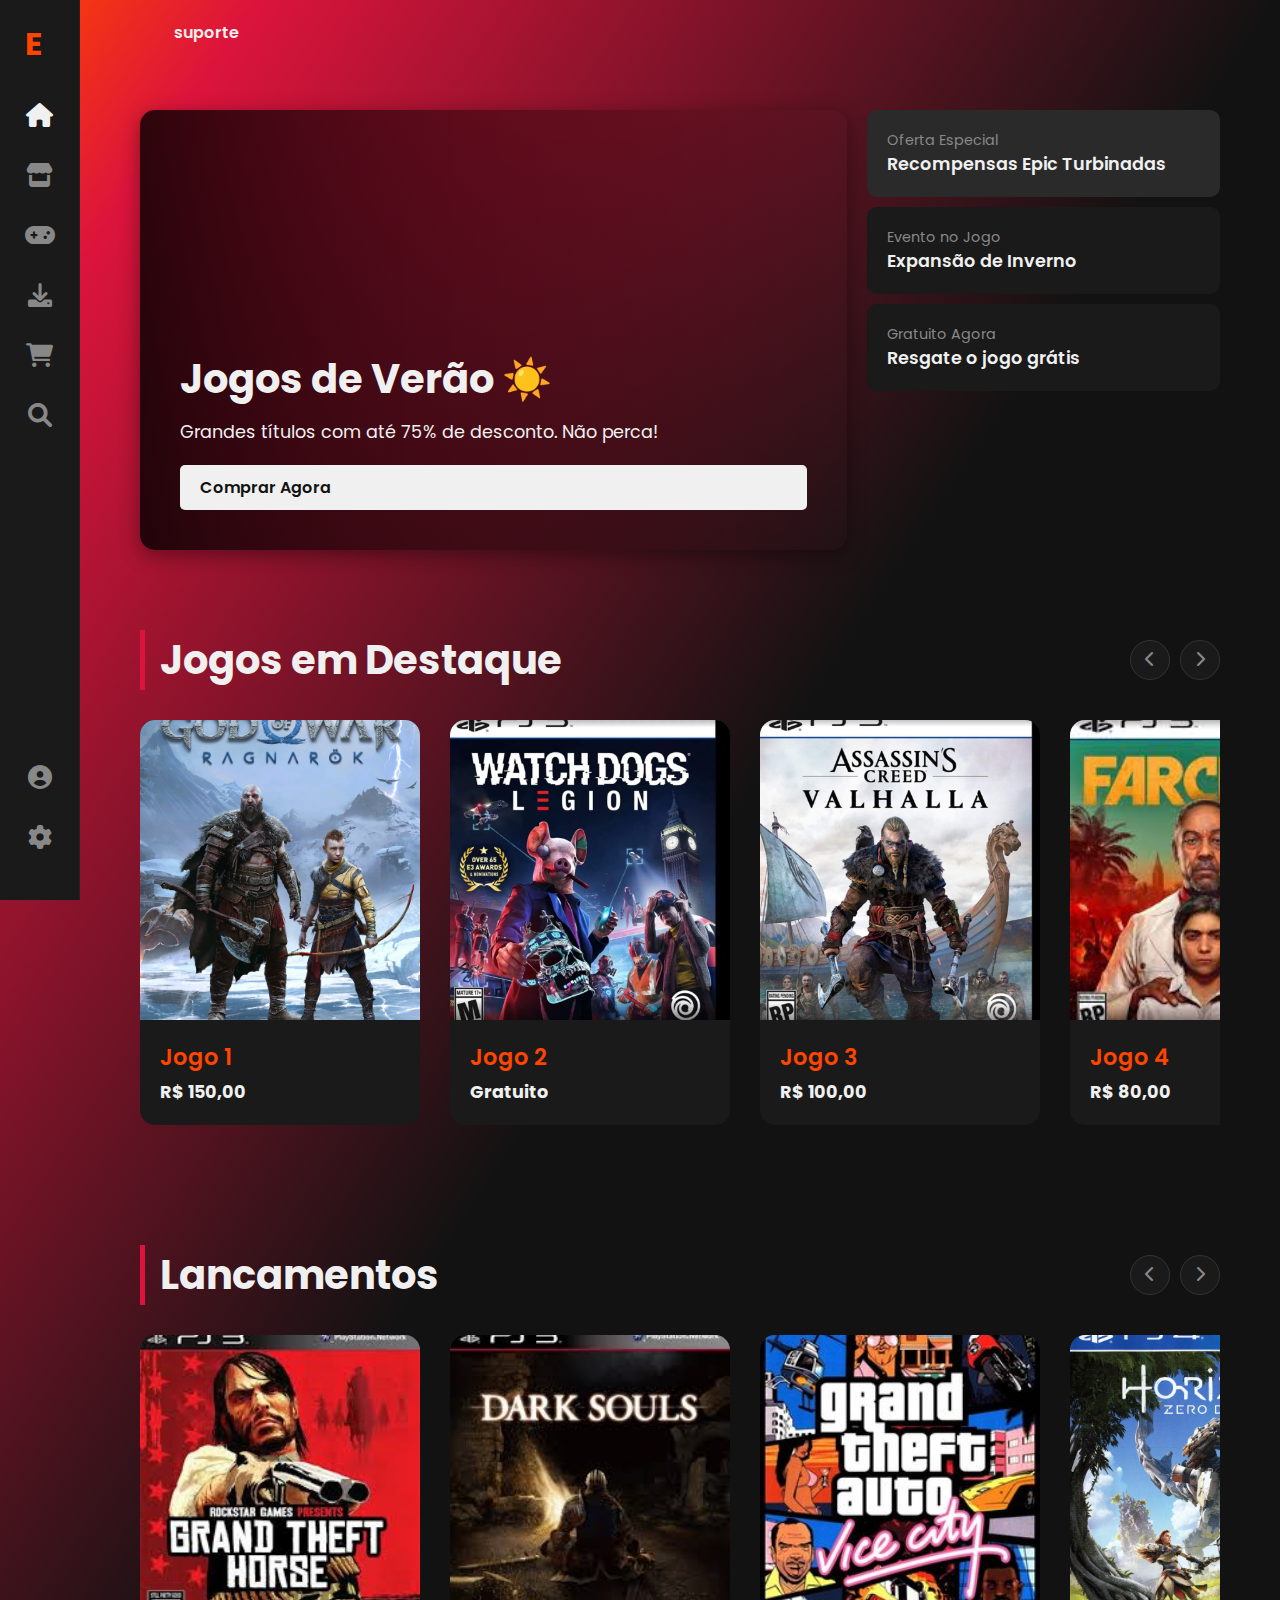
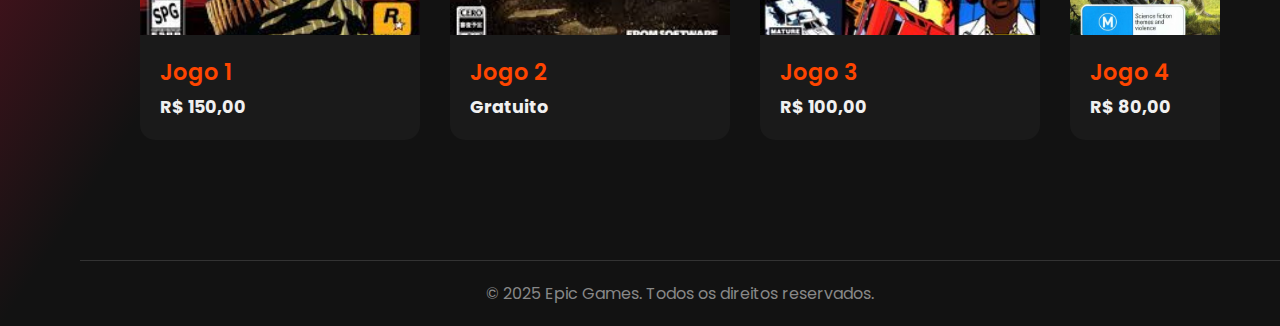
<file: index.html>
<!DOCTYPE html>
<html lang="pt-br">

<head>
    <meta charset="UTF-8">
    <meta name="viewport" content="width=device-width, initial-scale=1.0">
    <title>Epic Games - Clone</title>
    <link rel="stylesheet" href="style.css">
    <link href="https://fonts.googleapis.com/css2?family=Poppins:wght@400;600;700&display=swap" rel="stylesheet">
    <link rel="stylesheet" href="https://cdnjs.cloudflare.com/ajax/libs/font-awesome/6.0.0-beta3/css/all.min.css">
</head>

<body>

    <aside class="sidebar">
        <div class="sidebar-top">
            <div class="logo">E</div>
            <ul class="nav-icons">
                <li class="active"><a href="#"><i class="fas fa-home"></i><span class="tooltip">Início</span></a></li>
                <li><a href="#"><i class="fas fa-store"></i><span class="tooltip">Loja</span></a></li>
                <li><a href="#"><i class="fas fa-gamepad"></i><span class="tooltip">Biblioteca</span></a></li>
                <li><a href="#"><i class="fas fa-download"></i><span class="tooltip">Baixados</span></a></li>
                <li><a href="#"><i class="fas fa-shopping-cart"></i><span class="tooltip">Carrinho</span></a></li>
                <li><a href="search.html"><i class="fas fa-search"></i><span class="tooltip">Pesquisa</span></a></li>
            </ul>
        </div>
        <div class="sidebar-bottom">
            <ul class="nav-icons">
                <li><a href="#" id="profile-btn"><i class="fas fa-user-circle"></i><span
                            class="tooltip">Perfil</span></a></li>
                <li><a href="#"><i class="fas fa-cog"></i><span class="tooltip">Configurações</span></a></li>
            </ul>
        </div>
    </aside>

    <div class="main-content-wrapper">
        <header class="header">
            <nav class="navbar">
                <ul class="nav-links">
                    <li><a href="https://chat.whatsapp.com/JuzU3601avhEgAJPMYNbnW?mode=ems_wa_t">suporte</a></li>
                </ul>
            </nav>
        </header>

        <main class="main-content">
            <section class="main-posters-section">
                <div class="poster-carousel-container">
                    <div class="poster main-poster active" data-index="0">
                        <div class="poster-info">
                            <h2>Jogos de Verão ☀️</h2>
                            <p>Grandes títulos com até 75% de desconto. Não perca!</p>
                            <a href="#" class="btn-secondary">Comprar Agora</a>
                        </div>
                        <div class="poster-bg"
                            style="background-image: url('https://via.placeholder.com/1200x500/FF4500/DC143C?text=Banner+Principal+1')">
                        </div>
                    </div>
                    <div class="poster main-poster" data-index="1">
                        <div class="poster-info">
                            <h2>Novo Lançamento</h2>
                            <p>Mergulhe em uma aventura épica em mundo aberto.</p>
                            <a href="#" class="btn-secondary">Saber Mais</a>
                        </div>
                        <div class="poster-bg"
                            style="background-image: url('https://via.placeholder.com/1200x500/DC143C/FF4500?text=Banner+Principal+2')">
                        </div>
                    </div>
                    <div class="poster main-poster" data-index="2">
                        <div class="poster-info">
                            <h2>Jogue de Graça</h2>
                            <p>Resgate o jogo grátis da semana. Disponível por tempo limitado!</p>
                            <a href="#" class="btn-secondary">Resgatar</a>
                        </div>
                        <div class="poster-bg"
                            style="background-image: url('https://via.placeholder.com/1200x500/FF4500/DC143C?text=Banner+Principal+3')">
                        </div>
                    </div>
                </div>

                <div class="side-posters-container">
                    <div class="poster side-poster active" data-index="0">
                        <div class="side-info">
                            <span class="side-title">Oferta Especial</span>
                            <span class="side-desc">Recompensas Epic Turbinadas</span>
                        </div>
                    </div>
                    <div class="poster side-poster" data-index="1">
                        <div class="side-info">
                            <span class="side-title">Evento no Jogo</span>
                            <span class="side-desc">Expansão de Inverno</span>
                        </div>
                    </div>
                    <div class="poster side-poster" data-index="2">
                        <div class="side-info">
                            <span class="side-title">Gratuito Agora</span>
                            <span class="side-desc">Resgate o jogo grátis</span>
                        </div>
                    </div>
                </div>
            </section>

            <section class="games-section section-destaque">
                <div class="section-header">
                    <h2>Jogos em Destaque</h2>
                    <div class="carousel-nav">
                        <button class="nav-btn prev" data-target="destaque"><i class="fas fa-chevron-left"></i></button>
                        <button class="nav-btn next" data-target="destaque"><i
                                class="fas fa-chevron-right"></i></button>
                    </div>
                </div>
                <div class="carousel-wrapper" id="carousel-free">
                    <div class="games-grid">
                        <div class="game-card">
                            <div class="placeholder">

                                <a href="https://www.google.com/url?sa=t&rct=j&q=&esrc=s&source=web&cd=&cad=rja&uact=8&ved=2ahUKEwiyscLiqr-PAxWDnpUCHWoEBvkQFnoECCUQAQ&url=https%3A%2F%2Fstore.steampowered.com%2Fapp%2F2322010%2FGod_of_War_Ragnark%2F&usg=AOvVaw2_wIimaEOtmF214VijzErU&opi=89978449">

                                    <img src="imagens-lancamentos/1.jpg" alt="" >
                                </a>
                            </div>
                            <div class="game-info">
                                <h3>Jogo 1</h3><span class="game-price">R$ 150,00</span>
                            </div>
                        </div>
                        <div class="game-card">
                            <div class="placeholder"> 
                                <a href="https://www.google.com/url?sa=t&rct=j&q=&esrc=s&source=web&cd=&cad=rja&uact=8&ved=2ahUKEwjHw4aKrL-PAxVTO7kGHWDvEBAQFnoECCQQAQ&url=https%3A%2F%2Fstore.steampowered.com%2Fapp%2F2239550%2FWatch_Dogs_Legion%2F&usg=AOvVaw3oom2X7XNY8fpZK85IdTAN&opi=89978449">
                                    <img src="imagens-lancamentos/2.webp" alt="">
                                </a>
                                
                            </div>
                            <div class="game-info">
                                <h3>Jogo 2</h3><span class="game-price">Gratuito</span>
                            </div>
                        </div>
                        <div class="game-card">
                            <div class="placeholder">
                                <a href="https://www.google.com/url?sa=t&rct=j&q=&esrc=s&source=web&cd=&cad=rja&uact=8&ved=2ahUKEwjnpcf2rL-PAxUTJrkGHeUkB3kQFnoECDMQAQ&url=https%3A%2F%2Fstore.steampowered.com%2Fapp%2F2208920%2FAssassins_Creed_Valhalla%2F&usg=AOvVaw2h5a_YnU5kH0zUkMdgcfbr&opi=89978449">
                                    <img src="imagens-lancamentos/3.jpg" alt="">
                                </a>
                                
                            </div>
                            <div class="game-info">
                                <h3>Jogo 3</h3><span class="game-price">R$ 100,00</span>
                            </div>
                        </div>
                        <div class="game-card">
                            <div class="placeholder">
                                <a href="https://www.google.com/url?sa=t&rct=j&q=&esrc=s&source=web&cd=&cad=rja&uact=8&ved=2ahUKEwjcnc-Mrb-PAxV5LLkGHRd0Iw4QFnoECCAQAQ&url=https%3A%2F%2Fstore.steampowered.com%2Fapp%2F2369390%2FFar_Cry_6%2F&usg=AOvVaw1b5NqHdGXKdyV3oB-aqYHt&opi=89978449">
                                <img src="imagens-lancamentos/4.jfif" alt="">
                                </a>
                            </div>
                            <div class="game-info">
                                <h3>Jogo 4</h3><span class="game-price">R$ 80,00</span>
                            </div>
                        </div>
                        <div class="game-card">
                            <div class="placeholder">
                                <a href="https://www.google.com/url?sa=t&rct=j&q=&esrc=s&source=web&cd=&cad=rja&uact=8&ved=2ahUKEwjgxO7Drb-PAxVjFLkGHb6aPJQQFnoECCYQAQ&url=https%3A%2F%2Fstore.steampowered.com%2Fapp%2F379720%2FDOOM%2F&usg=AOvVaw2eDLaTBrs56zrZzPibDsYx&opi=89978449">
                                    <img src="imagens-lancamentos/5.jpg" alt="">
                                </a>
                                
                            </div>
                            <div class="game-info">
                                <h3>Jogo 5</h3><span class="game-price">R$ 200,00</span>
                            </div>
                        </div>
                        <div class="game-card">
                            <div class="placeholder">
                                <a href="https://www.google.com/url?sa=t&rct=j&q=&esrc=s&source=web&cd=&cad=rja&uact=8&ved=2ahUKEwimjuPOrb-PAxXlD7kGHS1dBlEQFnoECDcQAQ&url=https%3A%2F%2Fstore.steampowered.com%2Fapp%2F203160%2FTomb_Raider%2F&usg=AOvVaw0YzcAsKE9ihxy8pt-Hu2ch&opi=89978449">
                                    <img src="imagens-lancamentos/6.jpg" alt="">
                                </a>
                                
                            </div>
                            <div class="game-info">
                                <h3>Jogo 6</h3><span class="game-price">Gratuito</span>
                            </div>
                        </div>
                        <div class="game-card">
                            <div class="placeholder">
                                <a href="https://www.google.com/url?sa=t&rct=j&q=&esrc=s&source=web&cd=&cad=rja&uact=8&ved=2ahUKEwje0uvfrb-PAxVmGrkGHXstJY8QFnoECB4QAQ&url=https%3A%2F%2Fwww.xbox.com%2Fpt-BR%2Fgames%2Fstore%2Fassassins-creed-shadows%2F9p42lwgmc7k4&usg=AOvVaw3xHIWHOC8Xp1HFbrkzYcWq&opi=89978449">
                                    <img src="imagens-lancamentos/7.avif" alt="">
                                </a>
                                
                            </div>
                            <div class="game-info">
                                <h3>Jogo 7</h3><span class="game-price">R$ 90,00</span>
                            </div>
                        </div>
                        <div class="game-card">
                            <div class="placeholder">
                                <a href="https://www.google.com/url?sa=t&rct=j&q=&esrc=s&source=web&cd=&cad=rja&uact=8&ved=2ahUKEwikzIeDrr-PAxWxgGEGHYBtAl4QFnoECBkQAQ&url=https%3A%2F%2Flista.mercadolivre.com.br%2Fstreetwise&usg=AOvVaw0DBYZIsMDUYZczSoMB_3uW&opi=89978449">
                                    <img src="imagens-lancamentos/8.jpg" alt="">
                                </a>
                                
                            </div>
                            <div class="game-info">
                                <h3>Jogo 8</h3><span class="game-price">R$ 120,00</span>
                            </div>
                        </div>
                        <div class="game-card">
                            <div class="placeholder">
                                <a href="https://www.google.com/url?sa=t&rct=j&q=&esrc=s&source=web&cd=&cad=rja&uact=8&ved=2ahUKEwjsksCerr-PAxXBPrkGHT_iB9wQFnoECBYQAQ&url=https%3A%2F%2Fstore.steampowered.com%2Ftags%2Fen%2FZelda%3Fl%3Dportuguese&usg=AOvVaw0bon-kXSHePqPl6vg-nV7M&opi=89978449">
                                    <img src="imagens-lancamentos/9.png" alt="">
                                </a>
                                
                            </div>
                            <div class="game-info">
                                <h3>Jogo 9</h3><span class="game-price">Gratuito</span>
                            </div>
                        </div>
                        <div class="game-card">
                            <div class="placeholder">
                                <a href="https://www.google.com/url?sa=t&rct=j&q=&esrc=s&source=web&cd=&cad=rja&uact=8&ved=2ahUKEwjo7IKyrr-PAxX2K7kGHXb4KfcQFnoECEAQAQ&url=https%3A%2F%2Fstore.steampowered.com%2Fcurator%2F7870502-BLOODBORNE-PC%2F%3Fl%3Dportuguese&usg=AOvVaw348ehnDljjhdKTkTjTYtj5&opi=89978449">
                                    <img src="imagens-lancamentos/10.jpg" alt="">
                                </a>
                                
                            </div>
                            <div class="game-info">
                                <h3>Jogo 10</h3><span class="game-price">R$ 50,00</span>
                            </div>
                        </div>
                        <div class="game-card">
                            <div class="placeholder">
                                <img src="imagens-lancamentos/11.jpg" alt="">
                            </div>
                            <div class="game-info">
                                <h3>Jogo 11</h3><span class="game-price">R$ 180,00</span>
                            </div>
                        </div>
                        <div class="game-card">
                            <div class="placeholder">
                                <a href="https://www.google.com/url?sa=t&rct=j&q=&esrc=s&source=web&cd=&cad=rja&uact=8&ved=2ahUKEwi_7LrHrr-PAxVCH7kGHcdIAyIQFnoECCAQAQ&url=https%3A%2F%2Fstore.steampowered.com%2Fapp%2F2417610%2FMETAL_GEAR_SOLID_D_SNAKE_EATER%2F&usg=AOvVaw0uK-ZAHLWKEfcWJ5gAljxX&opi=89978449">
                                    <img src="imagens-lancamentos/12.webp" alt="">
                                </a>
                                
                            </div>
                            <div class="game-info">
                                <h3>Jogo 12</h3><span class="game-price">R$ 75,00</span>
                            </div>
                        </div>
                    </div>
                </div>
            </section>

            <section class="games-section section-free">
                <div class="section-header">
                    <h2>Lancamentos</h2>
                    <div class="carousel-nav">
                        <button class="nav-btn prev" data-target="free"><i class="fas fa-chevron-left"></i></button>
                        <button class="nav-btn next" data-target="free"><i class="fas fa-chevron-right"></i></button>
                    </div>
                </div>
                <div class="carousel-wrapper" id="carousel-free">
                    <div class="games-grid">
                        <div class="game-card">
                            <div class="placeholder">
                                <img src="imagens/1.jfif" alt="">
                            </div>
                            <div class="game-info">
                                <h3>Jogo 1</h3><span class="game-price">R$ 150,00</span>
                            </div>
                        </div>
                        <div class="game-card">
                            <div class="placeholder">
                                <img src="imagens/2.jfif" alt="">
                            </div>
                            <div class="game-info">
                                <h3>Jogo 2</h3><span class="game-price">Gratuito</span>
                            </div>
                        </div>
                        <div class="game-card">
                            <div class="placeholder">
                                <img src="imagens/3.jpg" alt="">
                            </div>
                            <div class="game-info">
                                <h3>Jogo 3</h3><span class="game-price">R$ 100,00</span>
                            </div>
                        </div>
                        <div class="game-card">
                            <div class="placeholder">
                                <img src="imagens/4.jpg" alt="">
                            </div>
                            <div class="game-info">
                                <h3>Jogo 4</h3><span class="game-price">R$ 80,00</span>
                            </div>
                        </div>
                        <div class="game-card">
                            <div class="placeholder">
                                <img src="imagens/5.jpg" alt="">
                            </div>
                            <div class="game-info">
                                <h3>Jogo 5</h3><span class="game-price">R$ 200,00</span>
                            </div>
                        </div>
                        <div class="game-card">
                            <div class="placeholder">
                                <img src="imagens/6.jpg" alt="">
                            </div>
                            <div class="game-info">
                                <h3>Jogo 6</h3><span class="game-price">Gratuito</span>
                            </div>
                        </div>
                        <div class="game-card">
                            <div class="placeholder">
                                <img src="imagens/7.webp" alt="">
                            </div>
                            <div class="game-info">
                                <h3>Jogo 7</h3><span class="game-price">R$ 90,00</span>
                            </div>
                        </div>
                        <div class="game-card">
                            <div class="placeholder">
                                <img src="imagens/8.jpg" alt="">
                            </div>
                            <div class="game-info">
                                <h3>Jogo 8</h3><span class="game-price">R$ 120,00</span>
                            </div>
                        </div>
                        <div class="game-card">
                            <div class="placeholder">
                                <img src="imagens/9.webp" alt="">
                            </div>
                            <div class="game-info">
                                <h3>Jogo 9</h3><span class="game-price">Gratuito</span>
                            </div>
                        </div>
                        <div class="game-card">
                            <div class="placeholder">
                                <img src="imagens/1.jfif" alt="">
                            </div>
                            <div class="game-info">
                                <h3>Jogo 10</h3><span class="game-price">R$ 50,00</span>
                            </div>
                        </div>
                        <div class="game-card">
                            <div class="placeholder">
                                <img src="imagens/2.jfif" alt="">
                            </div>
                            <div class="game-info">
                                <h3>Jogo 11</h3><span class="game-price">R$ 180,00</span>
                            </div>
                        </div>
                        <div class="game-card">
                            <div class="placeholder">
                                <img src="imagens/3.jpg" alt="">
                            </div>
                            <div class="game-info">
                                <h3>Jogo 12</h3><span class="game-price">R$ 75,00</span>
                            </div>
                        </div>
                    </div>
                </div>
            </section>
        </main>

        <footer class="footer">
            <p>&copy; 2025 Epic Games. Todos os direitos reservados.</p>
        </footer>
    </div>

    <div id="auth-modal" class="modal">
        <div class="modal-content">
            <span class="close-btn">&times;</span>
            <div class="modal-tabs">
                <button class="tab-btn active" data-tab="login">Login</button>
                <button class="tab-btn" data-tab="signup">Cadastrar</button>
            </div>
            <div id="login-form" class="auth-form active">
                <form>
                    <div class="form-group">
                        <label for="login-email">E-mail</label>
                        <input type="email" id="login-email" required>
                    </div>
                    <div class="form-group">
                        <label for="login-password">Senha</label>
                        <input type="password" id="login-password" required>
                    </div>
                    <button type="submit" class="btn-primary">Entrar</button>
                </form>
            </div>
            <div id="signup-form" class="auth-form">
                <form id="signup-form-modal">
                    <div class="form-group">
                        <label for="signup-name">Nome de Usuário</label>
                        <input type="text" id="signup-name" name="username" required>
                    </div>
                    <div class="form-group">
                        <label for="signup-email">E-mail</label>
                        <input type="email" id="signup-email" name="email" required>
                    </div>
                    <div class="form-group">
                        <label for="signup-password">Senha</label>
                        <input type="password" id="signup-password" name="password" required>
                    </div>
                    <button type="submit" class="btn-primary">Criar Conta</button>
                </form>
            </div>
        </div>
    </div>

    <script src="script.js"></script>
</body>

</html>
</file>
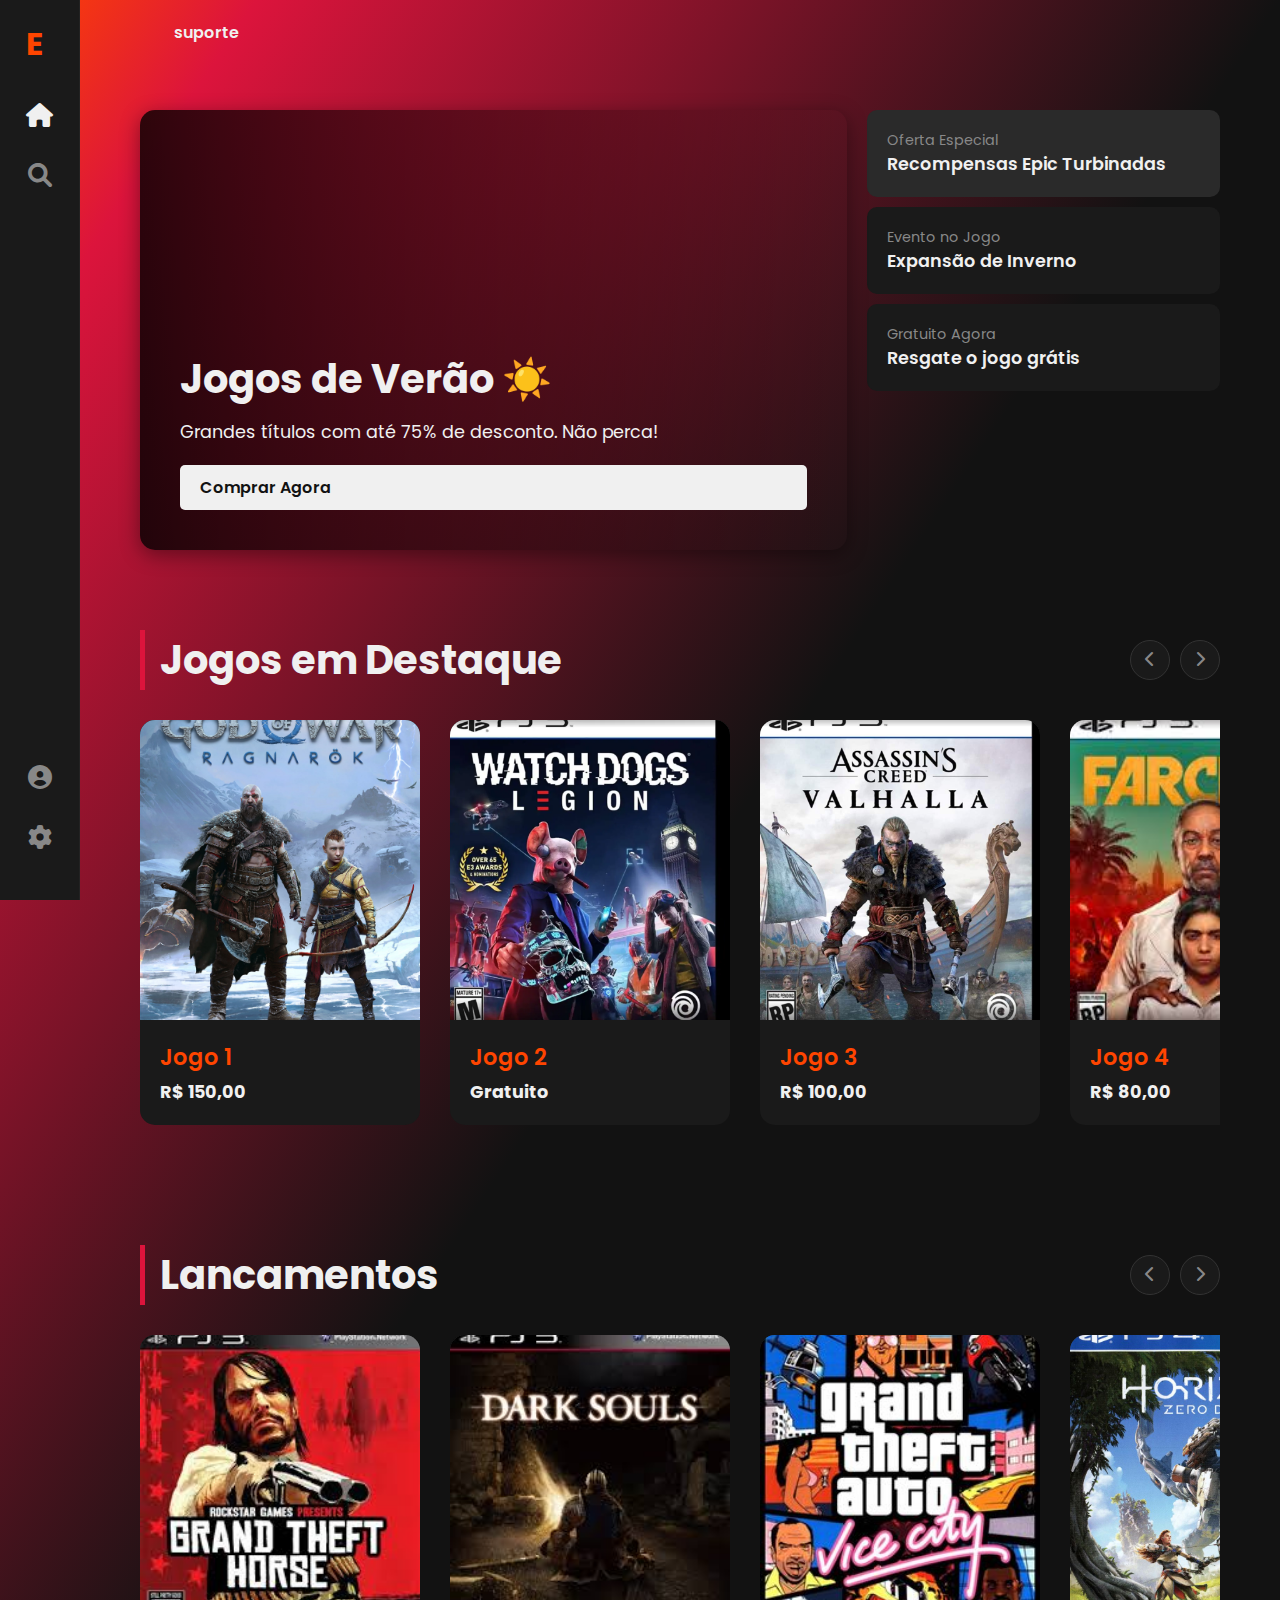
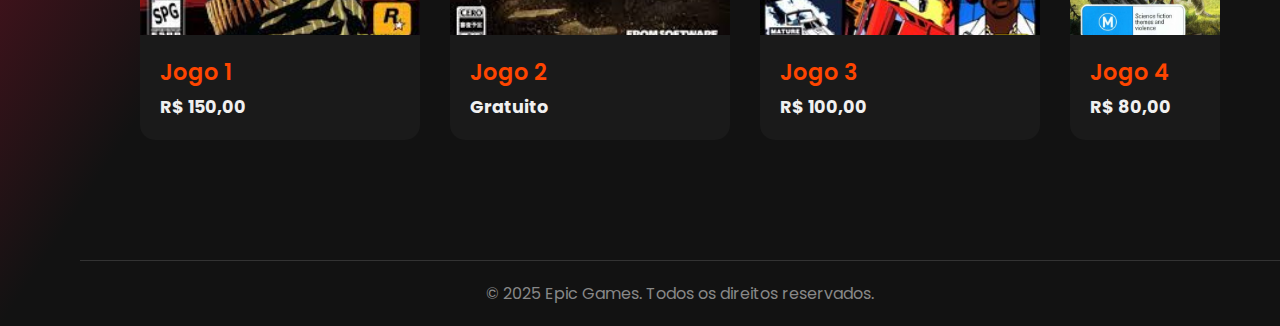
<file: target/classes/public/index.html>
<!DOCTYPE html>
<html lang="pt-br">

<head>
    <meta charset="UTF-8">
    <meta name="viewport" content="width=device-width, initial-scale=1.0">
    <title>Epic Games - Clone</title>
    <link rel="stylesheet" href="style.css">
    <link href="https://fonts.googleapis.com/css2?family=Poppins:wght@400;600;700&display=swap" rel="stylesheet">
    <link rel="stylesheet" href="https://cdnjs.cloudflare.com/ajax/libs/font-awesome/6.0.0-beta3/css/all.min.css">
</head>

<body>

    <aside class="sidebar">
        <div class="sidebar-top">
            <div class="logo">E</div>
            <ul class="nav-icons">
                <li class="active"><a href="#"><i class="fas fa-home"></i><span class="tooltip">Início</span></a></li>
                <li><a href="search.html"><i class="fas fa-search"></i><span class="tooltip">Pesquisa</span></a></li>
            </ul>
        </div>
        <div class="sidebar-bottom">
            <ul class="nav-icons">
                <li><a href="#" id="profile-btn"><i class="fas fa-user-circle"></i><span
                            class="tooltip">Perfil</span></a></li>
                <li><a href="#"><i class="fas fa-cog"></i><span class="tooltip">Configurações</span></a></li>
            </ul>
        </div>
    </aside>

    <div class="main-content-wrapper">
        <header class="header">
            <nav class="navbar">
                <ul class="nav-links">
                    <li><a href="https://chat.whatsapp.com/JuzU3601avhEgAJPMYNbnW?mode=ems_wa_t">suporte</a></li>
                </ul>
            </nav>
        </header>

        <main class="main-content">
            <section class="main-posters-section">
                <div class="poster-carousel-container">
                    <div class="poster main-poster active" data-index="0">
                        <div class="poster-info">
                            <h2>Jogos de Verão ☀️</h2>
                            <p>Grandes títulos com até 75% de desconto. Não perca!</p>
                            <a href="#" class="btn-secondary">Comprar Agora</a>
                        </div>
                        <div class="poster-bg"
                            style="background-image: url('https://via.placeholder.com/1200x500/FF4500/DC143C?text=Banner+Principal+1')">
                        </div>
                    </div>
                    <div class="poster main-poster" data-index="1">
                        <div class="poster-info">
                            <h2>Novo Lançamento</h2>
                            <p>Mergulhe em uma aventura épica em mundo aberto.</p>
                            <a href="#" class="btn-secondary">Saber Mais</a>
                        </div>
                        <div class="poster-bg"
                            style="background-image: url('https://via.placeholder.com/1200x500/DC143C/FF4500?text=Banner+Principal+2')">
                        </div>
                    </div>
                    <div class="poster main-poster" data-index="2">
                        <div class="poster-info">
                            <h2>Jogue de Graça</h2>
                            <p>Resgate o jogo grátis da semana. Disponível por tempo limitado!</p>
                            <a href="#" class="btn-secondary">Resgatar</a>
                        </div>
                        <div class="poster-bg"
                            style="background-image: url('https://via.placeholder.com/1200x500/FF4500/DC143C?text=Banner+Principal+3')">
                        </div>
                    </div>
                </div>

                <div class="side-posters-container">
                    <div class="poster side-poster active" data-index="0">
                        <div class="side-info">
                            <span class="side-title">Oferta Especial</span>
                            <span class="side-desc">Recompensas Epic Turbinadas</span>
                        </div>
                    </div>
                    <div class="poster side-poster" data-index="1">
                        <div class="side-info">
                            <span class="side-title">Evento no Jogo</span>
                            <span class="side-desc">Expansão de Inverno</span>
                        </div>
                    </div>
                    <div class="poster side-poster" data-index="2">
                        <div class="side-info">
                            <span class="side-title">Gratuito Agora</span>
                            <span class="side-desc">Resgate o jogo grátis</span>
                        </div>
                    </div>
                </div>
            </section>

            <section class="games-section section-destaque">
                <div class="section-header">
                    <h2>Jogos em Destaque</h2>
                    <div class="carousel-nav">
                        <button class="nav-btn prev" data-target="destaque"><i class="fas fa-chevron-left"></i></button>
                        <button class="nav-btn next" data-target="destaque"><i
                                class="fas fa-chevron-right"></i></button>
                    </div>
                </div>
                <div class="carousel-wrapper" id="carousel-free">
                    <div class="games-grid">
                        <div class="game-card">
                            <div class="placeholder">

                                <a href="https://www.google.com/url?sa=t&rct=j&q=&esrc=s&source=web&cd=&cad=rja&uact=8&ved=2ahUKEwiyscLiqr-PAxWDnpUCHWoEBvkQFnoECCUQAQ&url=https%3A%2F%2Fstore.steampowered.com%2Fapp%2F2322010%2FGod_of_War_Ragnark%2F&usg=AOvVaw2_wIimaEOtmF214VijzErU&opi=89978449">

                                    <img src="imagens-lancamentos/1.jpg" alt="" >
                                </a>
                            </div>
                            <div class="game-info">
                                <h3>Jogo 1</h3><span class="game-price">R$ 150,00</span>
                            </div>
                        </div>
                        <div class="game-card">
                            <div class="placeholder"> 
                                <a href="https://www.google.com/url?sa=t&rct=j&q=&esrc=s&source=web&cd=&cad=rja&uact=8&ved=2ahUKEwjHw4aKrL-PAxVTO7kGHWDvEBAQFnoECCQQAQ&url=https%3A%2F%2Fstore.steampowered.com%2Fapp%2F2239550%2FWatch_Dogs_Legion%2F&usg=AOvVaw3oom2X7XNY8fpZK85IdTAN&opi=89978449">
                                    <img src="imagens-lancamentos/2.webp" alt="">
                                </a>
                                
                            </div>
                            <div class="game-info">
                                <h3>Jogo 2</h3><span class="game-price">Gratuito</span>
                            </div>
                        </div>
                        <div class="game-card">
                            <div class="placeholder">
                                <a href="https://www.google.com/url?sa=t&rct=j&q=&esrc=s&source=web&cd=&cad=rja&uact=8&ved=2ahUKEwjnpcf2rL-PAxUTJrkGHeUkB3kQFnoECDMQAQ&url=https%3A%2F%2Fstore.steampowered.com%2Fapp%2F2208920%2FAssassins_Creed_Valhalla%2F&usg=AOvVaw2h5a_YnU5kH0zUkMdgcfbr&opi=89978449">
                                    <img src="imagens-lancamentos/3.jpg" alt="">
                                </a>
                                
                            </div>
                            <div class="game-info">
                                <h3>Jogo 3</h3><span class="game-price">R$ 100,00</span>
                            </div>
                        </div>
                        <div class="game-card">
                            <div class="placeholder">
                                <a href="https://www.google.com/url?sa=t&rct=j&q=&esrc=s&source=web&cd=&cad=rja&uact=8&ved=2ahUKEwjcnc-Mrb-PAxV5LLkGHRd0Iw4QFnoECCAQAQ&url=https%3A%2F%2Fstore.steampowered.com%2Fapp%2F2369390%2FFar_Cry_6%2F&usg=AOvVaw1b5NqHdGXKdyV3oB-aqYHt&opi=89978449">
                                <img src="imagens-lancamentos/4.jfif" alt="">
                                </a>
                            </div>
                            <div class="game-info">
                                <h3>Jogo 4</h3><span class="game-price">R$ 80,00</span>
                            </div>
                        </div>
                        <div class="game-card">
                            <div class="placeholder">
                                <a href="https://www.google.com/url?sa=t&rct=j&q=&esrc=s&source=web&cd=&cad=rja&uact=8&ved=2ahUKEwjgxO7Drb-PAxVjFLkGHb6aPJQQFnoECCYQAQ&url=https%3A%2F%2Fstore.steampowered.com%2Fapp%2F379720%2FDOOM%2F&usg=AOvVaw2eDLaTBrs56zrZzPibDsYx&opi=89978449">
                                    <img src="imagens-lancamentos/5.jpg" alt="">
                                </a>
                                
                            </div>
                            <div class="game-info">
                                <h3>Jogo 5</h3><span class="game-price">R$ 200,00</span>
                            </div>
                        </div>
                        <div class="game-card">
                            <div class="placeholder">
                                <a href="https://www.google.com/url?sa=t&rct=j&q=&esrc=s&source=web&cd=&cad=rja&uact=8&ved=2ahUKEwimjuPOrb-PAxXlD7kGHS1dBlEQFnoECDcQAQ&url=https%3A%2F%2Fstore.steampowered.com%2Fapp%2F203160%2FTomb_Raider%2F&usg=AOvVaw0YzcAsKE9ihxy8pt-Hu2ch&opi=89978449">
                                    <img src="imagens-lancamentos/6.jpg" alt="">
                                </a>
                                
                            </div>
                            <div class="game-info">
                                <h3>Jogo 6</h3><span class="game-price">Gratuito</span>
                            </div>
                        </div>
                        <div class="game-card">
                            <div class="placeholder">
                                <a href="https://www.google.com/url?sa=t&rct=j&q=&esrc=s&source=web&cd=&cad=rja&uact=8&ved=2ahUKEwje0uvfrb-PAxVmGrkGHXstJY8QFnoECB4QAQ&url=https%3A%2F%2Fwww.xbox.com%2Fpt-BR%2Fgames%2Fstore%2Fassassins-creed-shadows%2F9p42lwgmc7k4&usg=AOvVaw3xHIWHOC8Xp1HFbrkzYcWq&opi=89978449">
                                    <img src="imagens-lancamentos/7.avif" alt="">
                                </a>
                                
                            </div>
                            <div class="game-info">
                                <h3>Jogo 7</h3><span class="game-price">R$ 90,00</span>
                            </div>
                        </div>
                        <div class="game-card">
                            <div class="placeholder">
                                <a href="https://www.google.com/url?sa=t&rct=j&q=&esrc=s&source=web&cd=&cad=rja&uact=8&ved=2ahUKEwikzIeDrr-PAxWxgGEGHYBtAl4QFnoECBkQAQ&url=https%3A%2F%2Flista.mercadolivre.com.br%2Fstreetwise&usg=AOvVaw0DBYZIsMDUYZczSoMB_3uW&opi=89978449">
                                    <img src="imagens-lancamentos/8.jpg" alt="">
                                </a>
                                
                            </div>
                            <div class="game-info">
                                <h3>Jogo 8</h3><span class="game-price">R$ 120,00</span>
                            </div>
                        </div>
                        <div class="game-card">
                            <div class="placeholder">
                                <a href="https://www.google.com/url?sa=t&rct=j&q=&esrc=s&source=web&cd=&cad=rja&uact=8&ved=2ahUKEwjsksCerr-PAxXBPrkGHT_iB9wQFnoECBYQAQ&url=https%3A%2F%2Fstore.steampowered.com%2Ftags%2Fen%2FZelda%3Fl%3Dportuguese&usg=AOvVaw0bon-kXSHePqPl6vg-nV7M&opi=89978449">
                                    <img src="imagens-lancamentos/9.png" alt="">
                                </a>
                                
                            </div>
                            <div class="game-info">
                                <h3>Jogo 9</h3><span class="game-price">Gratuito</span>
                            </div>
                        </div>
                        <div class="game-card">
                            <div class="placeholder">
                                <a href="https://www.google.com/url?sa=t&rct=j&q=&esrc=s&source=web&cd=&cad=rja&uact=8&ved=2ahUKEwjo7IKyrr-PAxX2K7kGHXb4KfcQFnoECEAQAQ&url=https%3A%2F%2Fstore.steampowered.com%2Fcurator%2F7870502-BLOODBORNE-PC%2F%3Fl%3Dportuguese&usg=AOvVaw348ehnDljjhdKTkTjTYtj5&opi=89978449">
                                    <img src="imagens-lancamentos/10.jpg" alt="">
                                </a>
                                
                            </div>
                            <div class="game-info">
                                <h3>Jogo 10</h3><span class="game-price">R$ 50,00</span>
                            </div>
                        </div>
                        <div class="game-card">
                            <div class="placeholder">
                                <img src="imagens-lancamentos/11.jpg" alt="">
                            </div>
                            <div class="game-info">
                                <h3>Jogo 11</h3><span class="game-price">R$ 180,00</span>
                            </div>
                        </div>
                        <div class="game-card">
                            <div class="placeholder">
                                <a href="https://www.google.com/url?sa=t&rct=j&q=&esrc=s&source=web&cd=&cad=rja&uact=8&ved=2ahUKEwi_7LrHrr-PAxVCH7kGHcdIAyIQFnoECCAQAQ&url=https%3A%2F%2Fstore.steampowered.com%2Fapp%2F2417610%2FMETAL_GEAR_SOLID_D_SNAKE_EATER%2F&usg=AOvVaw0uK-ZAHLWKEfcWJ5gAljxX&opi=89978449">
                                    <img src="imagens-lancamentos/12.webp" alt="">
                                </a>
                                
                            </div>
                            <div class="game-info">
                                <h3>Jogo 12</h3><span class="game-price">R$ 75,00</span>
                            </div>
                        </div>
                    </div>
                </div>
            </section>

            <section class="games-section section-free">
                <div class="section-header">
                    <h2>Lancamentos</h2>
                    <div class="carousel-nav">
                        <button class="nav-btn prev" data-target="free"><i class="fas fa-chevron-left"></i></button>
                        <button class="nav-btn next" data-target="free"><i class="fas fa-chevron-right"></i></button>
                    </div>
                </div>
                <div class="carousel-wrapper" id="carousel-free">
                    <div class="games-grid">
                        <div class="game-card">
                            <div class="placeholder">
                                <img src="imagens/1.jfif" alt="">
                            </div>
                            <div class="game-info">
                                <h3>Jogo 1</h3><span class="game-price">R$ 150,00</span>
                            </div>
                        </div>
                        <div class="game-card">
                            <div class="placeholder">
                                <img src="imagens/2.jfif" alt="">
                            </div>
                            <div class="game-info">
                                <h3>Jogo 2</h3><span class="game-price">Gratuito</span>
                            </div>
                        </div>
                        <div class="game-card">
                            <div class="placeholder">
                                <img src="imagens/3.jpg" alt="">
                            </div>
                            <div class="game-info">
                                <h3>Jogo 3</h3><span class="game-price">R$ 100,00</span>
                            </div>
                        </div>
                        <div class="game-card">
                            <div class="placeholder">
                                <img src="imagens/4.jpg" alt="">
                            </div>
                            <div class="game-info">
                                <h3>Jogo 4</h3><span class="game-price">R$ 80,00</span>
                            </div>
                        </div>
                        <div class="game-card">
                            <div class="placeholder">
                                <img src="imagens/5.jpg" alt="">
                            </div>
                            <div class="game-info">
                                <h3>Jogo 5</h3><span class="game-price">R$ 200,00</span>
                            </div>
                        </div>
                        <div class="game-card">
                            <div class="placeholder">
                                <img src="imagens/6.jpg" alt="">
                            </div>
                            <div class="game-info">
                                <h3>Jogo 6</h3><span class="game-price">Gratuito</span>
                            </div>
                        </div>
                        <div class="game-card">
                            <div class="placeholder">
                                <img src="imagens/7.webp" alt="">
                            </div>
                            <div class="game-info">
                                <h3>Jogo 7</h3><span class="game-price">R$ 90,00</span>
                            </div>
                        </div>
                        <div class="game-card">
                            <div class="placeholder">
                                <img src="imagens/8.jpg" alt="">
                            </div>
                            <div class="game-info">
                                <h3>Jogo 8</h3><span class="game-price">R$ 120,00</span>
                            </div>
                        </div>
                        <div class="game-card">
                            <div class="placeholder">
                                <img src="imagens/9.webp" alt="">
                            </div>
                            <div class="game-info">
                                <h3>Jogo 9</h3><span class="game-price">Gratuito</span>
                            </div>
                        </div>
                        <div class="game-card">
                            <div class="placeholder">
                                <img src="imagens/1.jfif" alt="">
                            </div>
                            <div class="game-info">
                                <h3>Jogo 10</h3><span class="game-price">R$ 50,00</span>
                            </div>
                        </div>
                        <div class="game-card">
                            <div class="placeholder">
                                <img src="imagens/2.jfif" alt="">
                            </div>
                            <div class="game-info">
                                <h3>Jogo 11</h3><span class="game-price">R$ 180,00</span>
                            </div>
                        </div>
                        <div class="game-card">
                            <div class="placeholder">
                                <img src="imagens/3.jpg" alt="">
                            </div>
                            <div class="game-info">
                                <h3>Jogo 12</h3><span class="game-price">R$ 75,00</span>
                            </div>
                        </div>
                    </div>
                </div>
            </section>
        </main>

        <footer class="footer">
            <p>&copy; 2025 Epic Games. Todos os direitos reservados.</p>
        </footer>
    </div>

    <div id="auth-modal" class="modal">
    <div class="modal-content">
        <span class="close-btn">&times;</span>
        <div class="modal-tabs">
            <button class="tab-btn active" data-tab="login">Login</button>
            <button class="tab-btn" data-tab="signup">Cadastrar</button>
        </div>
        
        <div id="login-form" class="auth-form active">
            <form id="login-form-modal">
                <div class="form-group">
                    <label for="login-email">E-mail</label>
                    <input type="email" id="login-email" required autocomplete="email">
                </div>
                <div class="form-group">
                    <label for="login-password">Senha</label>
                    <input type="password" id="login-password" required autocomplete="current-password">
                </div>
                
                <p id="login-error-message" class="error-message" style="display: none;"></p>

                <button type="submit" class="btn-primary">Entrar</button>
            </form>
        </div>

        <div id="signup-form" class="auth-form">
            <form id="signup-form-modal">
                <div class="form-group">
                    <label for="signup-name">Nome de Usuário</label>
                    <input type="text" id="signup-name" name="username" required autocomplete="username">
                </div>
                <div class="form-group">
                    <label for="signup-email">E-mail</label>
                    <input type="email" id="signup-email" name="email" required autocomplete="email">
                </div>
                <div class="form-group">
                    <label for="signup-password">Senha</label>
                    <input type="password" id="signup-password" name="password" required autocomplete="new-password">
                </div>
                <button type="submit" class="btn-primary">Criar Conta</button>
            </form>
        </div>
    </div>
</div>

    <script src="script.js"></script>
</body>

</html>
</file>
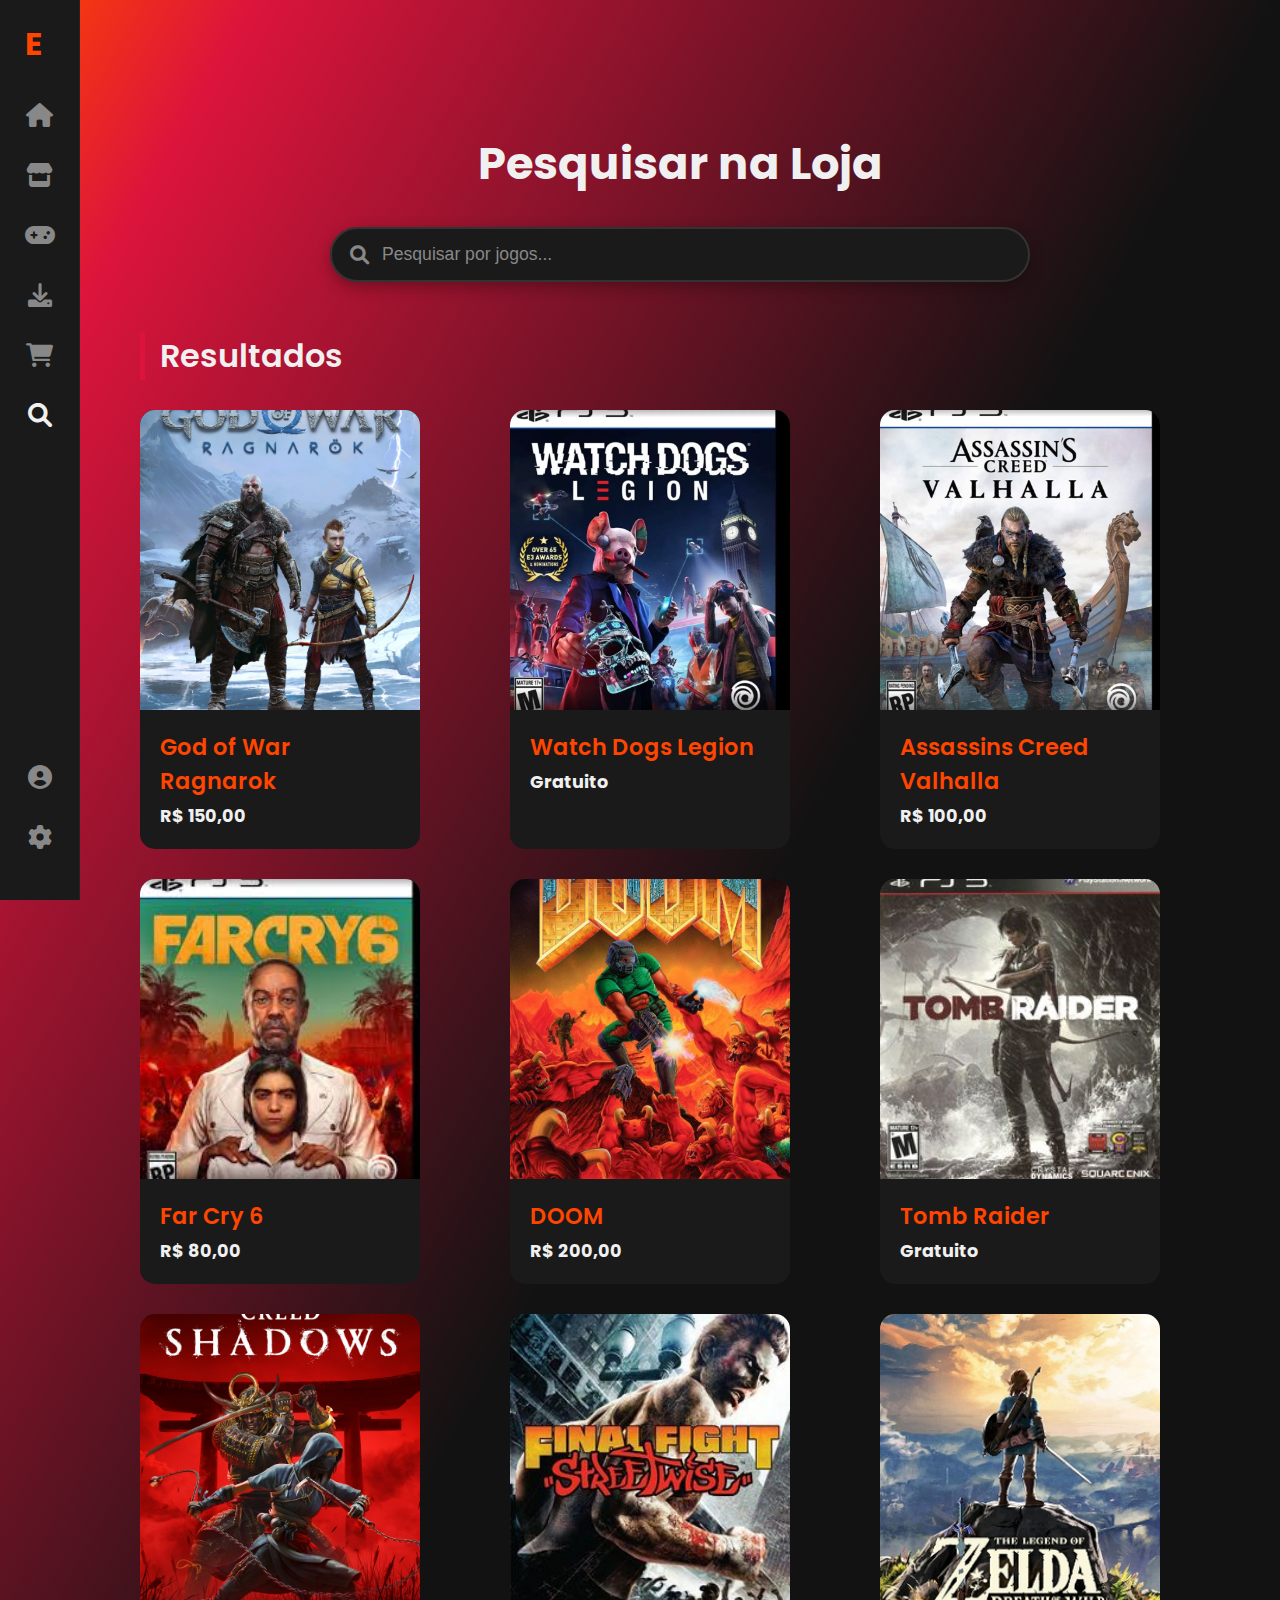
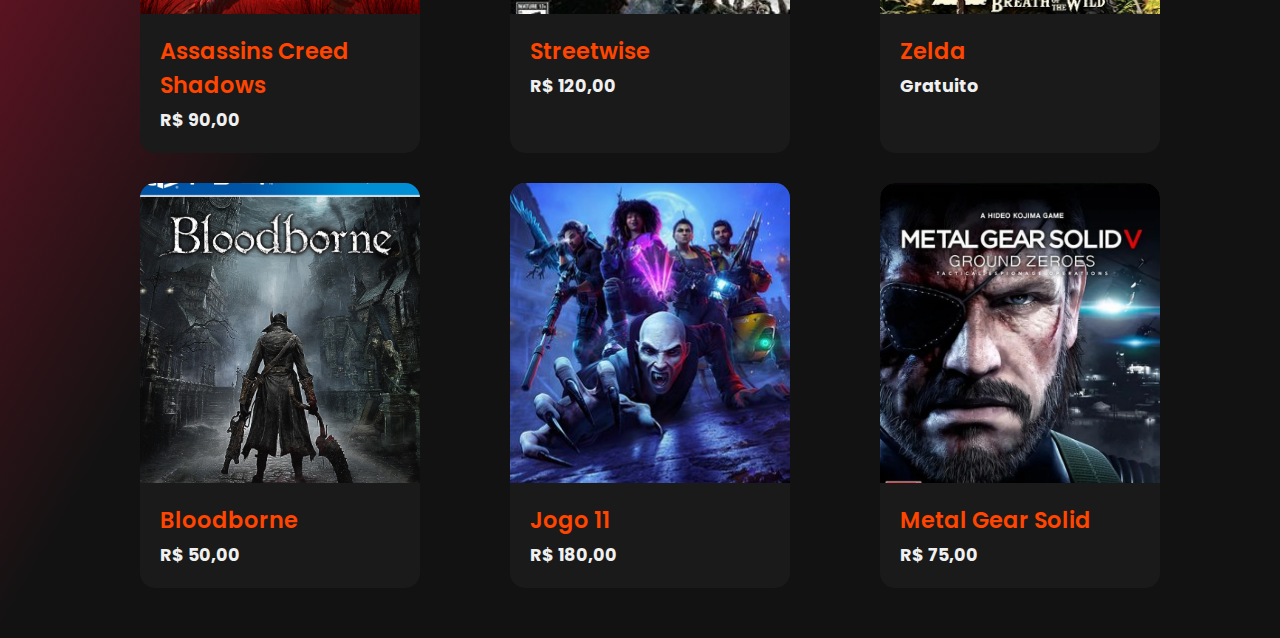
<file: search.html>
<!DOCTYPE html>
<html lang="pt-br">

<head>
    <meta charset="UTF-8">
    <meta name="viewport" content="width=device-width, initial-scale=1.0">
    <title>Epic Games - Pesquisa</title>
    <link rel="stylesheet" href="style.css">
    <link href="https://fonts.googleapis.com/css2?family=Poppins:wght@400;600;700&display=swap" rel="stylesheet">
    <link rel="stylesheet" href="https://cdnjs.cloudflare.com/ajax/libs/font-awesome/6.0.0-beta3/css/all.min.css">
</head>

<body>

    <aside class="sidebar">
        <div class="sidebar-top">
            <div class="logo">E</div>
            <ul class="nav-icons">
                <li><a href="index.html"><i class="fas fa-home"></i><span class="tooltip">Início</span></a></li>
                <li><a href="#"><i class="fas fa-store"></i><span class="tooltip">Loja</span></a></li>
                <li><a href="#"><i class="fas fa-gamepad"></i><span class="tooltip">Biblioteca</span></a></li>
                <li><a href="#"><i class="fas fa-download"></i><span class="tooltip">Baixados</span></a></li>
                <li><a href="#"><i class="fas fa-shopping-cart"></i><span class="tooltip">Carrinho</span></a></li>
                <li class="active"><a href="search.html"><i class="fas fa-search"></i><span class="tooltip">Pesquisa</span></a></li>
            </ul>
        </div>
        <div class="sidebar-bottom">
            <ul class="nav-icons">
                <li><a href="#" id="profile-btn"><i class="fas fa-user-circle"></i><span class="tooltip">Perfil</span></a></li>
                <li><a href="#"><i class="fas fa-cog"></i><span class="tooltip">Configurações</span></a></li>
            </ul>
        </div>
    </aside>

    <div class="main-content-wrapper">
        <main class="main-content">
            <section class="search-page-section">
                <div class="search-container">
                    <h1>Pesquisar na Loja</h1>
                    <div class="search-input-wrapper">
                        <i class="fas fa-search search-icon"></i>
                        <input type="text" id="searchInput" placeholder="Pesquisar por jogos...">
                    </div>
                </div>

                <div class="results-container">
                    <h2>Resultados</h2>
                    <div id="gamesResults" class="search-results-grid">
                        </div>
                </div>
            </section>
        </main>
    </div>

    <script src="search.js"></script>

</body>

</html>
</file>
<file: style.css>
:root {
    --preto-principal: #121212;
    --preto-secundario: #1a1a1a;
    --laranja-escuro: #FF4500;
    --vermelho-principal: #DC143C;
    --branco-detalhe: #F0F0F0;
    --cinza-claro: #888;
    --sombra-card: rgba(0, 0, 0, 0.4);
}

* {
    margin: 0;
    padding: 0;
    box-sizing: border-box;
}

body {
    font-family: 'Poppins', sans-serif;
    /* Luz laranja/vermelha vindo do canto inferior direito */
    background: linear-gradient(to top left, var(--preto-principal) 50%, #DC143C 90%, #FF4500 100%);
    color: var(--branco-detalhe);
    min-height: 100vh;
    display: flex;
}

/* Sidebar */
.sidebar {
    width: 80px;
    background-color: var(--preto-secundario);
    padding: 20px 0;
    display: flex;
    flex-direction: column;
    justify-content: space-between;
    align-items: center;
    position: fixed;
    height: 100%;
    z-index: 100;
    border-right: 1px solid #222;
}

.sidebar .logo {
    font-size: 32px;
    font-weight: 700;
    color: var(--laranja-escuro);
    margin-bottom: 30px;
}

.nav-icons {
    list-style: none;
    width: 100%;
    text-align: center;
}

.nav-icons li {
    margin-bottom: 25px;
}

.nav-icons li a {
    color: var(--cinza-claro);
    font-size: 24px;
    position: relative;
    transition: color 0.3s ease;
}

.nav-icons li a:hover,
.nav-icons li.active a {
    color: var(--branco-detalhe);
}

.nav-icons li a .tooltip {
    visibility: hidden;
    width: 120px;
    background-color: #333;
    color: #fff;
    text-align: center;
    border-radius: 6px;
    padding: 5px 0;
    position: absolute;
    z-index: 1;
    top: 50%;
    left: 100%;
    margin-left: 15px;
    transform: translateY(-50%);
    opacity: 0;
    transition: opacity 0.3s;
    font-size: 14px;
}

.nav-icons li a:hover .tooltip {
    visibility: visible;
    opacity: 1;
}

/* Main Content Wrapper */
.main-content-wrapper {
    margin-left: 80px;
    width: calc(100% - 80px);
    display: flex;
    flex-direction: column;
}

.header {
    width: calc(100% - 80px);
    padding: 20px 5%;
    background-color: transparent;
    position: absolute;
    top: 0;
    left: 80px;
    z-index: 10;
}

.navbar {
    display: flex;
    justify-content: flex-start;
    align-items: center;
}

.nav-links {
    display: flex;
    list-style: none;
}

.nav-links li a {
    text-decoration: none;
    color: var(--branco-detalhe);
    font-weight: 600;
    margin-left: 30px;
    transition: color 0.3s ease;
}

.nav-links li a:hover {
    color: var(--vermelho-principal);
}

.main-content {
    padding-top: 80px;
    flex-grow: 1;
}

/* Nova seção de pôsteres */
.main-posters-section {
    display: grid;
    grid-template-columns: 2fr 1fr;
    gap: 20px;
    padding: 30px 5%;
    align-items: start;
    min-height: 500px;
    /* Altura mínima para a seção */
}

.poster-carousel-container {
    position: relative;
    height: 100%;
    border-radius: 15px;
    overflow: hidden;
    box-shadow: 0 5px 20px rgba(0, 0, 0, 0.4);
}

.main-poster {
    position: absolute;
    top: 0;
    left: 0;
    width: 100%;
    height: 100%;
    opacity: 0;
    transition: opacity 1s ease;
}

.main-poster.active {
    opacity: 1;
}

.poster-bg {
    width: 100%;
    height: 100%;
    background-size: cover;
    background-position: center;
    position: absolute;
    top: 0;
    left: 0;
    z-index: 1;
}

.poster-info {
    position: relative;
    z-index: 2;
    padding: 40px;
    background: linear-gradient(to right, rgba(0, 0, 0, 0.8), transparent);
    width: 100%;
    height: 100%;
    display: flex;
    flex-direction: column;
    justify-content: flex-end;
}

.poster-info h2 {
    font-size: 2.5em;
    margin-bottom: 10px;
}

.poster-info p {
    font-size: 1.1em;
    margin-bottom: 20px;
}

.btn-secondary {
    display: inline-block;
    padding: 10px 20px;
    background-color: var(--branco-detalhe);
    color: var(--preto-principal);
    text-decoration: none;
    font-weight: 600;
    border-radius: 5px;
    transition: transform 0.3s ease;
}

.btn-secondary:hover {
    transform: translateY(-3px);
}

.side-posters-container {
    display: flex;
    flex-direction: column;
    gap: 10px;
}

.side-poster {
    padding: 20px;
    background-color: var(--preto-secundario);
    border-radius: 10px;
    cursor: pointer;
    transition: background-color 0.3s ease;
}

.side-poster.active,
.side-poster:hover {
    background-color: #2a2a2a;
}

.side-info {
    display: flex;
    flex-direction: column;
}

.side-title {
    font-size: 0.9em;
    color: var(--cinza-claro);
}

.side-desc {
    font-weight: 600;
    font-size: 1.1em;
}

.games-section {
    padding: 50px 5%;
}

.section-header {
    display: flex;
    justify-content: space-between;
    align-items: center;
    margin-bottom: 30px;
}

.section-header h2 {
    font-size: 2.5em;
    font-weight: 700;
    border-left: 5px solid var(--vermelho-principal);
    padding-left: 15px;
}

/* Carrossel e Navegação (existente) */
.carousel-nav {
    display: flex;
    gap: 10px;
}

.nav-btn {
    background-color: var(--preto-secundario);
    color: var(--cinza-claro);
    border: 1px solid #333;
    width: 40px;
    height: 40px;
    border-radius: 50%;
    font-size: 16px;
    cursor: pointer;
    transition: background-color 0.3s ease, color 0.3s ease;
}

.nav-btn:hover {
    background-color: #333;
    color: var(--branco-detalhe);
}

.carousel-wrapper {
    overflow-x: auto;
    scroll-behavior: smooth;
    -webkit-overflow-scrolling: touch;
    padding-bottom: 20px;
    scrollbar-width: none;
}

.carousel-wrapper::-webkit-scrollbar {
    display: none;
}

.games-grid {
    display: flex;
    gap: 30px;
    padding-right: 20px;
}

.game-card {
    flex-shrink: 0;
    width: 280px;
    background-color: var(--preto-secundario);
    border-radius: 15px;
    overflow: hidden;
    transition: transform 0.3s ease, box-shadow 0.3s ease;
    cursor: pointer;
}

.game-card:hover {
    transform: translateY(-10px);
    box-shadow: 0 15px 30px var(--sombra-card);
}

.game-card .placeholder {
    width: 100%;
    height: 300px;
    background-color: #333;
}

.game-info {
    padding: 20px;
}

.game-info h3 {
    font-size: 1.4em;
    font-weight: 600;
    margin-bottom: 5px;
    color: var(--laranja-escuro);
}

.game-price {
    font-size: 1.1em;
    font-weight: 700;
    color: var(--branco-detalhe);
}

.footer {
    text-align: center;
    padding: 20px;
    border-top: 1px solid #333;
    margin-top: 50px;
    color: #888;
}

/* Modal (Pop-up) */
.modal {
    display: none;
    position: fixed;
    z-index: 200;
    left: 0;
    top: 0;
    width: 100%;
    height: 100%;
    background-color: rgba(0, 0, 0, 0.8);
    backdrop-filter: blur(10px);
    justify-content: center;
    align-items: center;
    animation: fadeIn 0.5s ease;
}

@keyframes fadeIn {
    from {
        opacity: 0;
    }

    to {
        opacity: 1;
    }
}

.modal-content {
    background-color: var(--preto-secundario);
    padding: 30px;
    border-radius: 15px;
    width: 90%;
    max-width: 500px;
    position: relative;
    box-shadow: 0 10px 30px rgba(0, 0, 0, 0.5);
    animation: slideIn 0.5s ease;
}

@keyframes slideIn {
    from {
        transform: translateY(-50px);
        opacity: 0;
    }

    to {
        transform: translateY(0);
        opacity: 1;
    }
}

.close-btn {
    color: var(--cinza-claro);
    font-size: 28px;
    font-weight: bold;
    position: absolute;
    top: 10px;
    right: 15px;
    cursor: pointer;
    transition: color 0.3s ease;
}

.close-btn:hover {
    color: var(--vermelho-principal);
}

.modal-tabs {
    display: flex;
    justify-content: center;
    margin-bottom: 20px;
    border-bottom: 2px solid #333;
}

.tab-btn {
    background-color: transparent;
    border: none;
    color: var(--cinza-claro);
    padding: 10px 20px;
    font-size: 1.1em;
    cursor: pointer;
    font-weight: 600;
    transition: color 0.3s ease, border-bottom 0.3s ease;
    outline: none;
}

.tab-btn.active {
    color: var(--branco-detalhe);
    border-bottom: 2px solid var(--vermelho-principal);
}

.auth-form {
    display: none;
}

.auth-form.active {
    display: block;
}

.form-group {
    margin-bottom: 15px;
}

.form-group label {
    display: block;
    margin-bottom: 5px;
    font-weight: 600;
}

.form-group input {
    width: 100%;
    padding: 10px;
    background-color: #333;
    border: 1px solid #555;
    border-radius: 5px;
    color: var(--branco-detalhe);
    font-size: 1em;
    outline: none;
    transition: border-color 0.3s ease;
}

.form-group input:focus {
    border-color: var(--laranja-escuro);
}

/* ========================================= */
/* MEDIA QUERY - RESPONSIVO         */
/* ========================================= */

/* Estilos para telas com largura máxima de 768px (tablets e celulares) */
@media (max-width: 768px) {

    /* 1. Esconde a sidebar em telas pequenas */
    .sidebar {
        display: none;
    }

    /* 2. Faz o conteúdo principal ocupar toda a tela */
    .main-content-wrapper {
        width: 100%;
        margin-left: 0;
    }

    /* 3. Ajusta o header para a nova realidade sem sidebar */
    .header {
        width: 100%;
        left: 0;
        padding: 20px;
        /* Ajusta o padding para telas menores */
    }

    /* 4. Empilha os banners um sobre o outro */
    .main-posters-section {
        grid-template-columns: 1fr;
        /* Muda de 2 colunas para apenas 1 */
        padding: 20px;
    }

    /* 5. Ajusta o tamanho das fontes dos títulos */
    .poster-info h2 {
        font-size: 1.8em;
    }

    .section-header h2 {
        font-size: 1.8em;
    }

    /* 6. Ajusta o tamanho do card de jogo para preencher mais a tela */
    .game-card {
        width: 250px;
    }
}


/* Adicione este código ao final do seu arquivo style.css */

.auth-page-section {
    display: flex;
    justify-content: center;
    align-items: center;
    min-height: 100vh;
    padding: 20px;
}

.auth-content {
    background-color: var(--preto-secundario);
    padding: 30px;
    border-radius: 15px;
    width: 100%;
    max-width: 500px;
    box-shadow: 0 10px 30px rgba(0, 0, 0, 0.5);
}

.auth-content .page-title {
    text-align: center;
    font-size: 2em;
    font-weight: 600;
    margin-bottom: 30px;
    color: var(--branco-detalhe);
}

.auth-forms-container .form-group input {
    /* Herda o estilo já criado para os inputs */
    width: 100%;
}

.auth-content .login-link {
    text-align: center;
    margin-top: 20px;
    font-size: 0.9em;
}

.auth-content .login-link a {
    color: var(--vermelho-principal);
    text-decoration: none;
    font-weight: 600;
}

/* ========================================= */
/* ESTILO DO BOTÃO DE SUBMISSÃO (FORMULÁRIO) */
/* ========================================= */

.btn-primary {
    /* Layout e Espaçamento */
    display: block;
    width: 100%;
    padding: 12px 20px;
    margin-top: 25px;
    /* Adiciona um espaço acima do botão */

    /* Fonte e Texto */
    font-size: 1.1em;
    font-weight: 600;
    color: var(--branco-detalhe);
    text-align: center;
    text-transform: uppercase;
    letter-spacing: 1px;

    /* Aparência */
    background-color: var(--vermelho-principal);
    border: none;
    border-radius: 5px;
    /* Mesma borda dos inputs para consistência */
    cursor: pointer;

    /* Efeitos e Transições */
    transition: all 0.3s ease;
    box-shadow: 0 4px 15px rgba(0, 0, 0, 0.2);
}

.btn-primary:hover {
    /* Efeito ao passar o mouse */
    background-color: #b01030;
    /* Um tom de vermelho um pouco mais escuro */
    transform: translateY(-3px);
    /* Efeito de "levantar" */
    box-shadow: 0 6px 20px rgba(0, 0, 0, 0.4);
}

/* ====================================================== */
/* ESTILO PARA IMAGENS DENTRO DOS CARDS DE JOGOS (v2)     */
/* ====================================================== */

/* 1. Prepara a "moldura" da imagem */
.placeholder {
    height: 300px; /* Define a altura fixa para a área da imagem */
    width: 100%;   /* Garante que o container ocupe toda a largura do card */
    overflow: hidden; /* Garante que nada vaze para fora do raio da borda */
}

/* 2. Aplica o enquadramento na imagem que está DENTRO da moldura */
.placeholder img {
    width: 100%;   /* Faz a imagem ocupar 100% da LARGURA da moldura */
    height: 100%;  /* Faz a imagem ocupar 100% da ALTURA da moldura */
    display: block;  /* Remove possíveis espaços em branco extras */
    
    /* A propriedade principal que enquadra tudo sem distorcer */
    object-fit: cover; 
}

.fundo-cabecalho {
  width: 400px; /* Defina a largura da div */
  height: 300px; /* Defina a altura da div */
  background-image: url('caminho/para/sua/imagem.jpg'); /* Caminho da imagem */
  background-size: cover; /* Para a imagem cobrir toda a div */
  background-repeat: no-repeat; /* Para a imagem não se repetir */
  background-position: center; /* Para a imagem ficar centralizada */
}

/* ========================================= */
/* ESTILOS DA PÁGINA DE BUSCA (search.html)  */
/* ========================================= */

.search-page-section {
    padding: 50px 5%;
}

.search-container {
    margin-bottom: 50px;
    text-align: center;
}

.search-container h1 {
    font-size: 2.8em;
    font-weight: 700;
    margin-bottom: 30px;
    color: var(--branco-detalhe);
}

.search-input-wrapper {
    position: relative;
    max-width: 700px;
    margin: 0 auto;
}

#searchInput {
    width: 100%;
    padding: 15px 20px 15px 50px; /* Adiciona espaço à esquerda para o ícone */
    background-color: var(--preto-secundario);
    border: 2px solid #333;
    border-radius: 50px; /* Deixa o campo de busca arredondado */
    color: var(--branco-detalhe);
    font-size: 1.1em;
    outline: none;
    transition: all 0.3s ease;
    box-shadow: 0 5px 15px rgba(0, 0, 0, 0.3);
}

#searchInput:focus {
    border-color: var(--laranja-escuro);
    box-shadow: 0 0 15px rgba(255, 69, 0, 0.4);
}

#searchInput::placeholder {
    color: var(--cinza-claro);
}

.search-icon {
    position: absolute;
    top: 50%;
    left: 20px;
    transform: translateY(-50%);
    color: var(--cinza-claro);
    font-size: 1.2em;
}

.results-container h2 {
    font-size: 2em;
    font-weight: 600;
    margin-bottom: 30px;
    border-left: 5px solid var(--vermelho-principal);
    padding-left: 15px;
}

.search-results-grid {
    display: grid;
    /* Cria um grid responsivo que se ajusta ao tamanho da tela */
    grid-template-columns: repeat(auto-fill, minmax(280px, 1fr));
    gap: 30px;
}

/* O estilo para .game-card já existe e será aplicado automaticamente.
   Não é necessário recriá-lo. */

/* Ajuste para telas menores */
@media (max-width: 768px) {
    .search-container h1 {
        font-size: 2em;
    }

    .results-container h2 {
        font-size: 1.6em;
    }

    .search-results-grid {
        /* Ajusta o tamanho mínimo do card para telas pequenas */
        grid-template-columns: repeat(auto-fill, minmax(240px, 1fr));
        gap: 20px;
    }
}

.error-message {
    color: #ff4d4d; /* Vermelho claro */
    font-size: 0.9em;
    text-align: center;
    margin-top: 15px;
    margin-bottom: 5px;
}
</file>
<file: target/classes/public/style.css>
:root {
    --preto-principal: #121212;
    --preto-secundario: #1a1a1a;
    --laranja-escuro: #FF4500;
    --vermelho-principal: #DC143C;
    --branco-detalhe: #F0F0F0;
    --cinza-claro: #888;
    --sombra-card: rgba(0, 0, 0, 0.4);
}

* {
    margin: 0;
    padding: 0;
    box-sizing: border-box;
}

body {
    font-family: 'Poppins', sans-serif;
    /* Luz laranja/vermelha vindo do canto inferior direito */
    background: linear-gradient(to top left, var(--preto-principal) 50%, #DC143C 90%, #FF4500 100%);
    color: var(--branco-detalhe);
    min-height: 100vh;
    display: flex;
}

/* Sidebar */
.sidebar {
    width: 80px;
    background-color: var(--preto-secundario);
    padding: 20px 0;
    display: flex;
    flex-direction: column;
    justify-content: space-between;
    align-items: center;
    position: fixed;
    height: 100%;
    z-index: 100;
    border-right: 1px solid #222;
}

.sidebar .logo {
    font-size: 32px;
    font-weight: 700;
    color: var(--laranja-escuro);
    margin-bottom: 30px;
}

.nav-icons {
    list-style: none;
    width: 100%;
    text-align: center;
}

.nav-icons li {
    margin-bottom: 25px;
}

.nav-icons li a {
    color: var(--cinza-claro);
    font-size: 24px;
    position: relative;
    transition: color 0.3s ease;
}

.nav-icons li a:hover,
.nav-icons li.active a {
    color: var(--branco-detalhe);
}

.nav-icons li a .tooltip {
    visibility: hidden;
    width: 120px;
    background-color: #333;
    color: #fff;
    text-align: center;
    border-radius: 6px;
    padding: 5px 0;
    position: absolute;
    z-index: 1;
    top: 50%;
    left: 100%;
    margin-left: 15px;
    transform: translateY(-50%);
    opacity: 0;
    transition: opacity 0.3s;
    font-size: 14px;
}

.nav-icons li a:hover .tooltip {
    visibility: visible;
    opacity: 1;
}

/* Main Content Wrapper */
.main-content-wrapper {
    margin-left: 80px;
    width: calc(100% - 80px);
    display: flex;
    flex-direction: column;
}

.header {
    width: calc(100% - 80px);
    padding: 20px 5%;
    background-color: transparent;
    position: absolute;
    top: 0;
    left: 80px;
    z-index: 10;
}

.navbar {
    display: flex;
    justify-content: flex-start;
    align-items: center;
}

.nav-links {
    display: flex;
    list-style: none;
}

.nav-links li a {
    text-decoration: none;
    color: var(--branco-detalhe);
    font-weight: 600;
    margin-left: 30px;
    transition: color 0.3s ease;
}

.nav-links li a:hover {
    color: var(--vermelho-principal);
}

.main-content {
    padding-top: 80px;
    flex-grow: 1;
}

/* Nova seção de pôsteres */
.main-posters-section {
    display: grid;
    grid-template-columns: 2fr 1fr;
    gap: 20px;
    padding: 30px 5%;
    align-items: start;
    min-height: 500px;
    /* Altura mínima para a seção */
}

.poster-carousel-container {
    position: relative;
    height: 100%;
    border-radius: 15px;
    overflow: hidden;
    box-shadow: 0 5px 20px rgba(0, 0, 0, 0.4);
}

.main-poster {
    position: absolute;
    top: 0;
    left: 0;
    width: 100%;
    height: 100%;
    opacity: 0;
    transition: opacity 1s ease;
}

.main-poster.active {
    opacity: 1;
}

.poster-bg {
    width: 100%;
    height: 100%;
    background-size: cover;
    background-position: center;
    position: absolute;
    top: 0;
    left: 0;
    z-index: 1;
}

.poster-info {
    position: relative;
    z-index: 2;
    padding: 40px;
    background: linear-gradient(to right, rgba(0, 0, 0, 0.8), transparent);
    width: 100%;
    height: 100%;
    display: flex;
    flex-direction: column;
    justify-content: flex-end;
}

.poster-info h2 {
    font-size: 2.5em;
    margin-bottom: 10px;
}

.poster-info p {
    font-size: 1.1em;
    margin-bottom: 20px;
}

.btn-secondary {
    display: inline-block;
    padding: 10px 20px;
    background-color: var(--branco-detalhe);
    color: var(--preto-principal);
    text-decoration: none;
    font-weight: 600;
    border-radius: 5px;
    transition: transform 0.3s ease;
}

.btn-secondary:hover {
    transform: translateY(-3px);
}

.side-posters-container {
    display: flex;
    flex-direction: column;
    gap: 10px;
}

.side-poster {
    padding: 20px;
    background-color: var(--preto-secundario);
    border-radius: 10px;
    cursor: pointer;
    transition: background-color 0.3s ease;
}

.side-poster.active,
.side-poster:hover {
    background-color: #2a2a2a;
}

.side-info {
    display: flex;
    flex-direction: column;
}

.side-title {
    font-size: 0.9em;
    color: var(--cinza-claro);
}

.side-desc {
    font-weight: 600;
    font-size: 1.1em;
}

.games-section {
    padding: 50px 5%;
}

.section-header {
    display: flex;
    justify-content: space-between;
    align-items: center;
    margin-bottom: 30px;
}

.section-header h2 {
    font-size: 2.5em;
    font-weight: 700;
    border-left: 5px solid var(--vermelho-principal);
    padding-left: 15px;
}

/* Carrossel e Navegação (existente) */
.carousel-nav {
    display: flex;
    gap: 10px;
}

.nav-btn {
    background-color: var(--preto-secundario);
    color: var(--cinza-claro);
    border: 1px solid #333;
    width: 40px;
    height: 40px;
    border-radius: 50%;
    font-size: 16px;
    cursor: pointer;
    transition: background-color 0.3s ease, color 0.3s ease;
}

.nav-btn:hover {
    background-color: #333;
    color: var(--branco-detalhe);
}

.carousel-wrapper {
    overflow-x: auto;
    scroll-behavior: smooth;
    -webkit-overflow-scrolling: touch;
    padding-bottom: 20px;
    scrollbar-width: none;
}

.carousel-wrapper::-webkit-scrollbar {
    display: none;
}

.games-grid {
    display: flex;
    gap: 30px;
    padding-right: 20px;
}

.game-card {
    flex-shrink: 0;
    width: 280px;
    background-color: var(--preto-secundario);
    border-radius: 15px;
    overflow: hidden;
    transition: transform 0.3s ease, box-shadow 0.3s ease;
    cursor: pointer;
}

.game-card:hover {
    transform: translateY(-10px);
    box-shadow: 0 15px 30px var(--sombra-card);
}

.game-card .placeholder {
    width: 100%;
    height: 300px;
    background-color: #333;
}

.game-info {
    padding: 20px;
}

.game-info h3 {
    font-size: 1.4em;
    font-weight: 600;
    margin-bottom: 5px;
    color: var(--laranja-escuro);
}

.game-price {
    font-size: 1.1em;
    font-weight: 700;
    color: var(--branco-detalhe);
}

.footer {
    text-align: center;
    padding: 20px;
    border-top: 1px solid #333;
    margin-top: 50px;
    color: #888;
}

/* Modal (Pop-up) */
.modal {
    display: none;
    position: fixed;
    z-index: 200;
    left: 0;
    top: 0;
    width: 100%;
    height: 100%;
    background-color: rgba(0, 0, 0, 0.8);
    backdrop-filter: blur(10px);
    justify-content: center;
    align-items: center;
    animation: fadeIn 0.5s ease;
}

@keyframes fadeIn {
    from {
        opacity: 0;
    }

    to {
        opacity: 1;
    }
}

.modal-content {
    background-color: var(--preto-secundario);
    padding: 30px;
    border-radius: 15px;
    width: 90%;
    max-width: 500px;
    position: relative;
    box-shadow: 0 10px 30px rgba(0, 0, 0, 0.5);
    animation: slideIn 0.5s ease;
}

@keyframes slideIn {
    from {
        transform: translateY(-50px);
        opacity: 0;
    }

    to {
        transform: translateY(0);
        opacity: 1;
    }
}

.close-btn {
    color: var(--cinza-claro);
    font-size: 28px;
    font-weight: bold;
    position: absolute;
    top: 10px;
    right: 15px;
    cursor: pointer;
    transition: color 0.3s ease;
}

.close-btn:hover {
    color: var(--vermelho-principal);
}

.modal-tabs {
    display: flex;
    justify-content: center;
    margin-bottom: 20px;
    border-bottom: 2px solid #333;
}

.tab-btn {
    background-color: transparent;
    border: none;
    color: var(--cinza-claro);
    padding: 10px 20px;
    font-size: 1.1em;
    cursor: pointer;
    font-weight: 600;
    transition: color 0.3s ease, border-bottom 0.3s ease;
    outline: none;
}

.tab-btn.active {
    color: var(--branco-detalhe);
    border-bottom: 2px solid var(--vermelho-principal);
}

.auth-form {
    display: none;
}

.auth-form.active {
    display: block;
}

.form-group {
    margin-bottom: 15px;
}

.form-group label {
    display: block;
    margin-bottom: 5px;
    font-weight: 600;
}

.form-group input {
    width: 100%;
    padding: 10px;
    background-color: #333;
    border: 1px solid #555;
    border-radius: 5px;
    color: var(--branco-detalhe);
    font-size: 1em;
    outline: none;
    transition: border-color 0.3s ease;
}

.form-group input:focus {
    border-color: var(--laranja-escuro);
}

/* ========================================= */
/* MEDIA QUERY - RESPONSIVO         */
/* ========================================= */

/* Estilos para telas com largura máxima de 768px (tablets e celulares) */
@media (max-width: 768px) {

    /* 1. Esconde a sidebar em telas pequenas */
    .sidebar {
        display: none;
    }

    /* 2. Faz o conteúdo principal ocupar toda a tela */
    .main-content-wrapper {
        width: 100%;
        margin-left: 0;
    }

    /* 3. Ajusta o header para a nova realidade sem sidebar */
    .header {
        width: 100%;
        left: 0;
        padding: 20px;
        /* Ajusta o padding para telas menores */
    }

    /* 4. Empilha os banners um sobre o outro */
    .main-posters-section {
        grid-template-columns: 1fr;
        /* Muda de 2 colunas para apenas 1 */
        padding: 20px;
    }

    /* 5. Ajusta o tamanho das fontes dos títulos */
    .poster-info h2 {
        font-size: 1.8em;
    }

    .section-header h2 {
        font-size: 1.8em;
    }

    /* 6. Ajusta o tamanho do card de jogo para preencher mais a tela */
    .game-card {
        width: 250px;
    }
}


/* Adicione este código ao final do seu arquivo style.css */

.auth-page-section {
    display: flex;
    justify-content: center;
    align-items: center;
    min-height: 100vh;
    padding: 20px;
}

.auth-content {
    background-color: var(--preto-secundario);
    padding: 30px;
    border-radius: 15px;
    width: 100%;
    max-width: 500px;
    box-shadow: 0 10px 30px rgba(0, 0, 0, 0.5);
}

.auth-content .page-title {
    text-align: center;
    font-size: 2em;
    font-weight: 600;
    margin-bottom: 30px;
    color: var(--branco-detalhe);
}

.auth-forms-container .form-group input {
    /* Herda o estilo já criado para os inputs */
    width: 100%;
}

.auth-content .login-link {
    text-align: center;
    margin-top: 20px;
    font-size: 0.9em;
}

.auth-content .login-link a {
    color: var(--vermelho-principal);
    text-decoration: none;
    font-weight: 600;
}

/* ========================================= */
/* ESTILO DO BOTÃO DE SUBMISSÃO (FORMULÁRIO) */
/* ========================================= */

.btn-primary {
    /* Layout e Espaçamento */
    display: block;
    width: 100%;
    padding: 12px 20px;
    margin-top: 25px;
    /* Adiciona um espaço acima do botão */

    /* Fonte e Texto */
    font-size: 1.1em;
    font-weight: 600;
    color: var(--branco-detalhe);
    text-align: center;
    text-transform: uppercase;
    letter-spacing: 1px;

    /* Aparência */
    background-color: var(--vermelho-principal);
    border: none;
    border-radius: 5px;
    /* Mesma borda dos inputs para consistência */
    cursor: pointer;

    /* Efeitos e Transições */
    transition: all 0.3s ease;
    box-shadow: 0 4px 15px rgba(0, 0, 0, 0.2);
}

.btn-primary:hover {
    /* Efeito ao passar o mouse */
    background-color: #b01030;
    /* Um tom de vermelho um pouco mais escuro */
    transform: translateY(-3px);
    /* Efeito de "levantar" */
    box-shadow: 0 6px 20px rgba(0, 0, 0, 0.4);
}

/* ====================================================== */
/* ESTILO PARA IMAGENS DENTRO DOS CARDS DE JOGOS (v2)     */
/* ====================================================== */

/* 1. Prepara a "moldura" da imagem */
.placeholder {
    height: 300px; /* Define a altura fixa para a área da imagem */
    width: 100%;   /* Garante que o container ocupe toda a largura do card */
    overflow: hidden; /* Garante que nada vaze para fora do raio da borda */
}

/* 2. Aplica o enquadramento na imagem que está DENTRO da moldura */
.placeholder img {
    width: 100%;   /* Faz a imagem ocupar 100% da LARGURA da moldura */
    height: 100%;  /* Faz a imagem ocupar 100% da ALTURA da moldura */
    display: block;  /* Remove possíveis espaços em branco extras */
    
    /* A propriedade principal que enquadra tudo sem distorcer */
    object-fit: cover; 
}

.fundo-cabecalho {
  width: 400px; /* Defina a largura da div */
  height: 300px; /* Defina a altura da div */
  background-image: url('caminho/para/sua/imagem.jpg'); /* Caminho da imagem */
  background-size: cover; /* Para a imagem cobrir toda a div */
  background-repeat: no-repeat; /* Para a imagem não se repetir */
  background-position: center; /* Para a imagem ficar centralizada */
}

/* ========================================= */
/* ESTILOS DA PÁGINA DE BUSCA (search.html)  */
/* ========================================= */

.search-page-section {
    padding: 50px 5%;
}

.search-container {
    margin-bottom: 50px;
    text-align: center;
}

.search-container h1 {
    font-size: 2.8em;
    font-weight: 700;
    margin-bottom: 30px;
    color: var(--branco-detalhe);
}

.search-input-wrapper {
    position: relative;
    max-width: 700px;
    margin: 0 auto;
}

#searchInput {
    width: 100%;
    padding: 15px 20px 15px 50px; /* Adiciona espaço à esquerda para o ícone */
    background-color: var(--preto-secundario);
    border: 2px solid #333;
    border-radius: 50px; /* Deixa o campo de busca arredondado */
    color: var(--branco-detalhe);
    font-size: 1.1em;
    outline: none;
    transition: all 0.3s ease;
    box-shadow: 0 5px 15px rgba(0, 0, 0, 0.3);
}

#searchInput:focus {
    border-color: var(--laranja-escuro);
    box-shadow: 0 0 15px rgba(255, 69, 0, 0.4);
}

#searchInput::placeholder {
    color: var(--cinza-claro);
}

.search-icon {
    position: absolute;
    top: 50%;
    left: 20px;
    transform: translateY(-50%);
    color: var(--cinza-claro);
    font-size: 1.2em;
}

.results-container h2 {
    font-size: 2em;
    font-weight: 600;
    margin-bottom: 30px;
    border-left: 5px solid var(--vermelho-principal);
    padding-left: 15px;
}

.search-results-grid {
    display: grid;
    /* Cria um grid responsivo que se ajusta ao tamanho da tela */
    grid-template-columns: repeat(auto-fill, minmax(280px, 1fr));
    gap: 30px;
}

/* O estilo para .game-card já existe e será aplicado automaticamente.
   Não é necessário recriá-lo. */

/* Ajuste para telas menores */
@media (max-width: 768px) {
    .search-container h1 {
        font-size: 2em;
    }

    .results-container h2 {
        font-size: 1.6em;
    }

    .search-results-grid {
        /* Ajusta o tamanho mínimo do card para telas pequenas */
        grid-template-columns: repeat(auto-fill, minmax(240px, 1fr));
        gap: 20px;
    }
}

.error-message {
    color: #ff4d4d; /* Vermelho claro */
    font-size: 0.9em;
    text-align: center;
    margin-top: 15px;
    margin-bottom: 5px;
}
</file>
